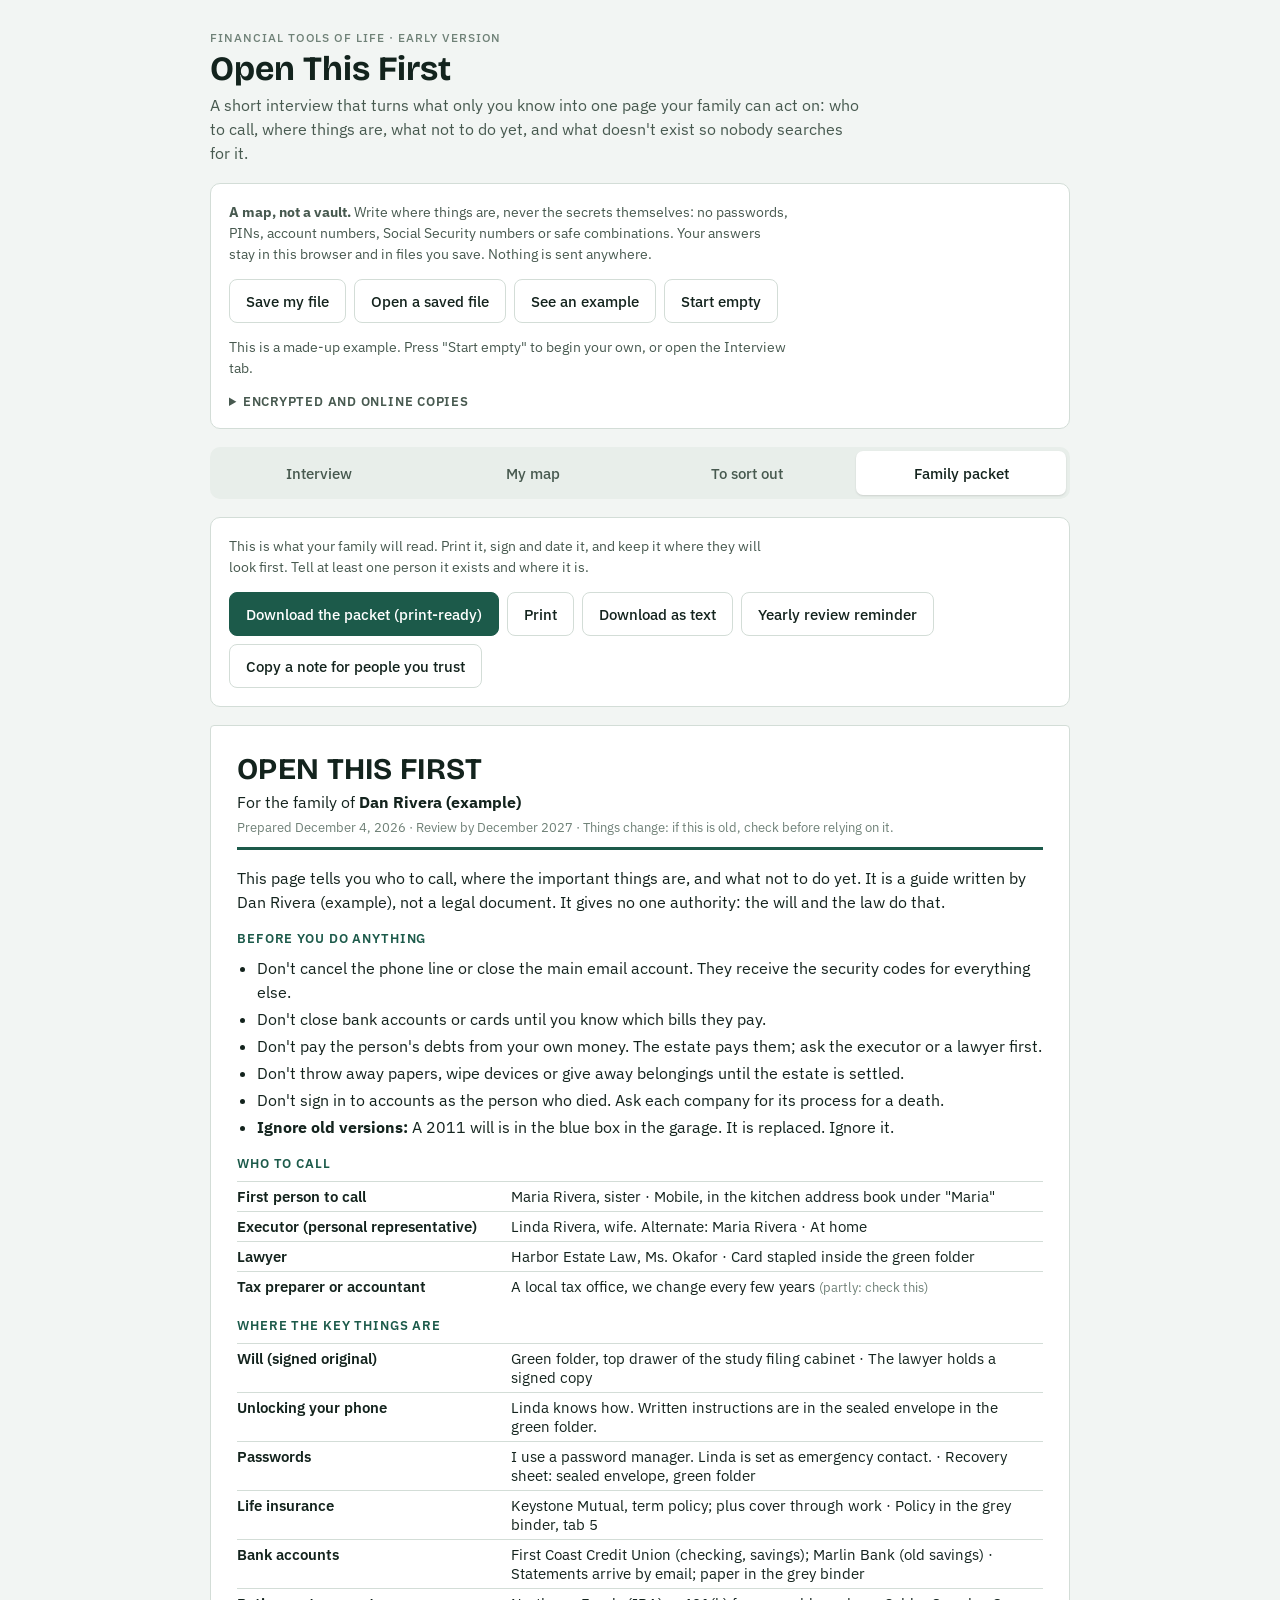
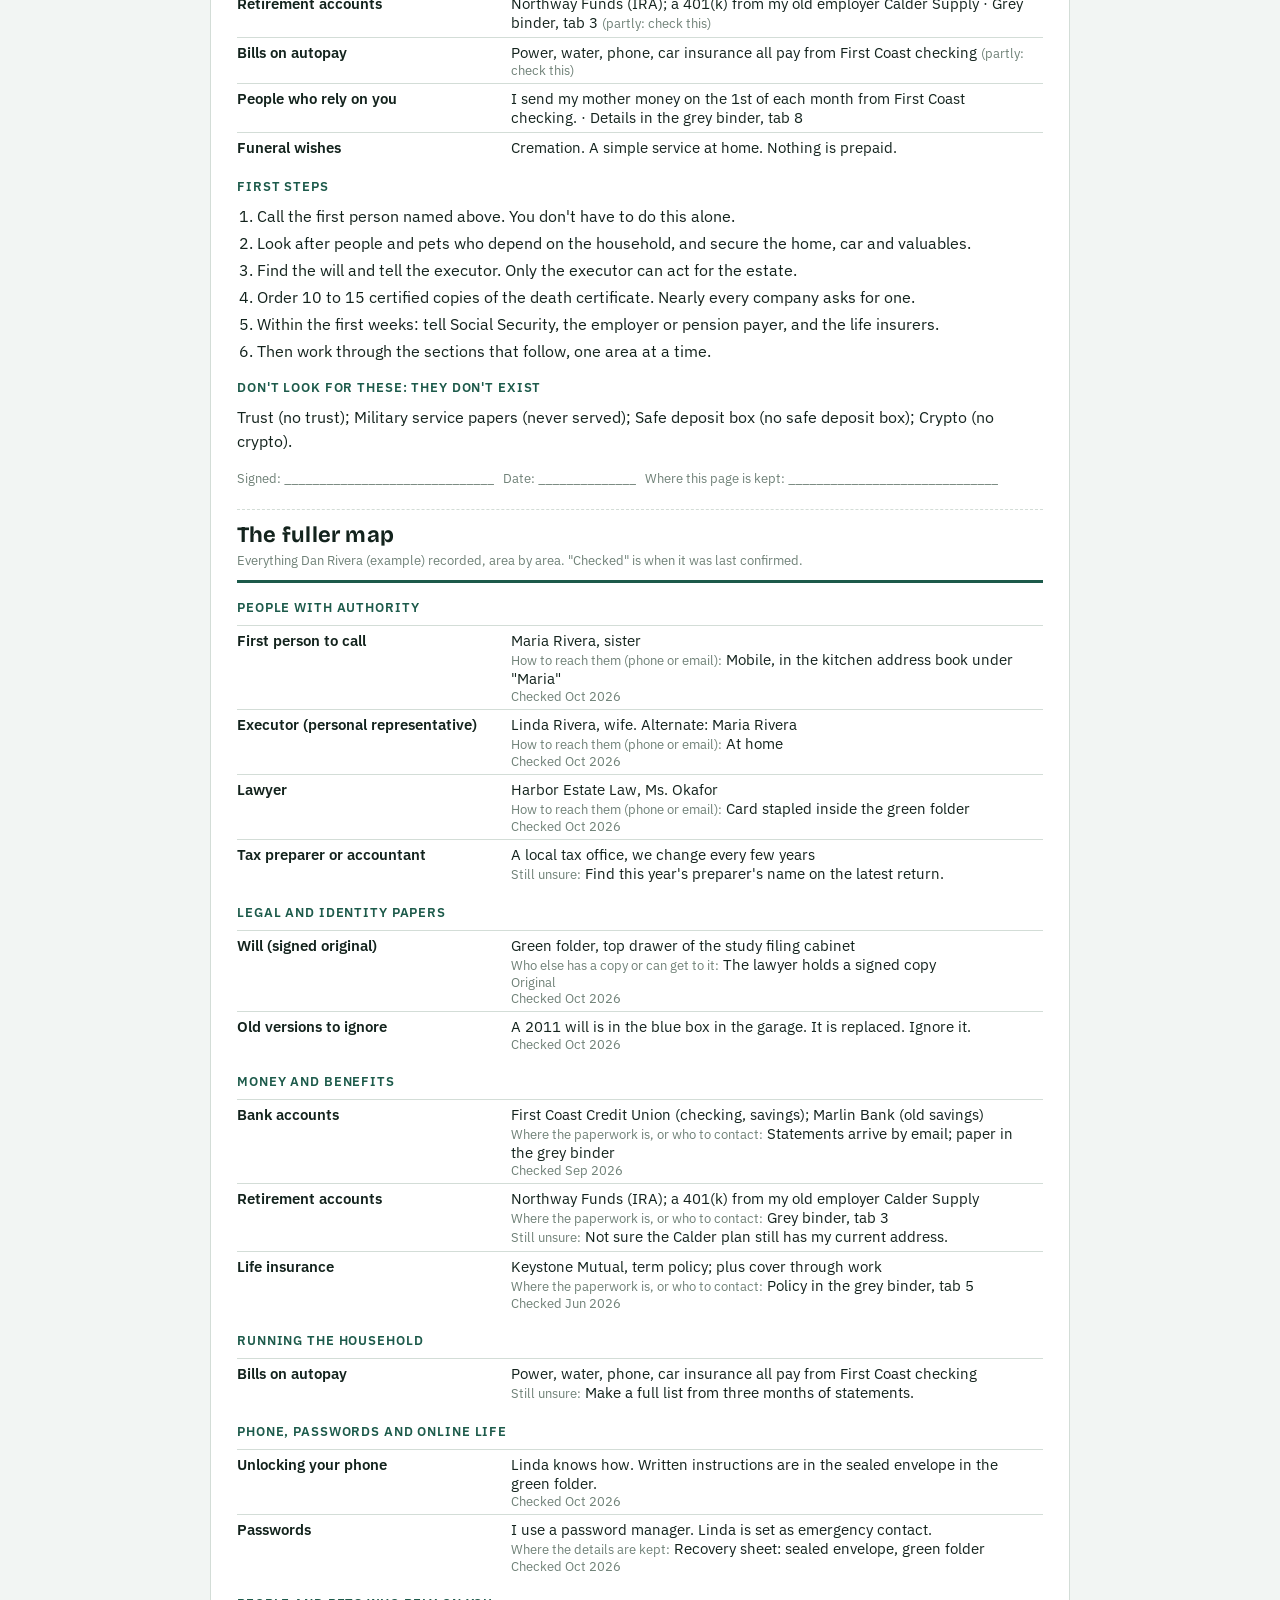
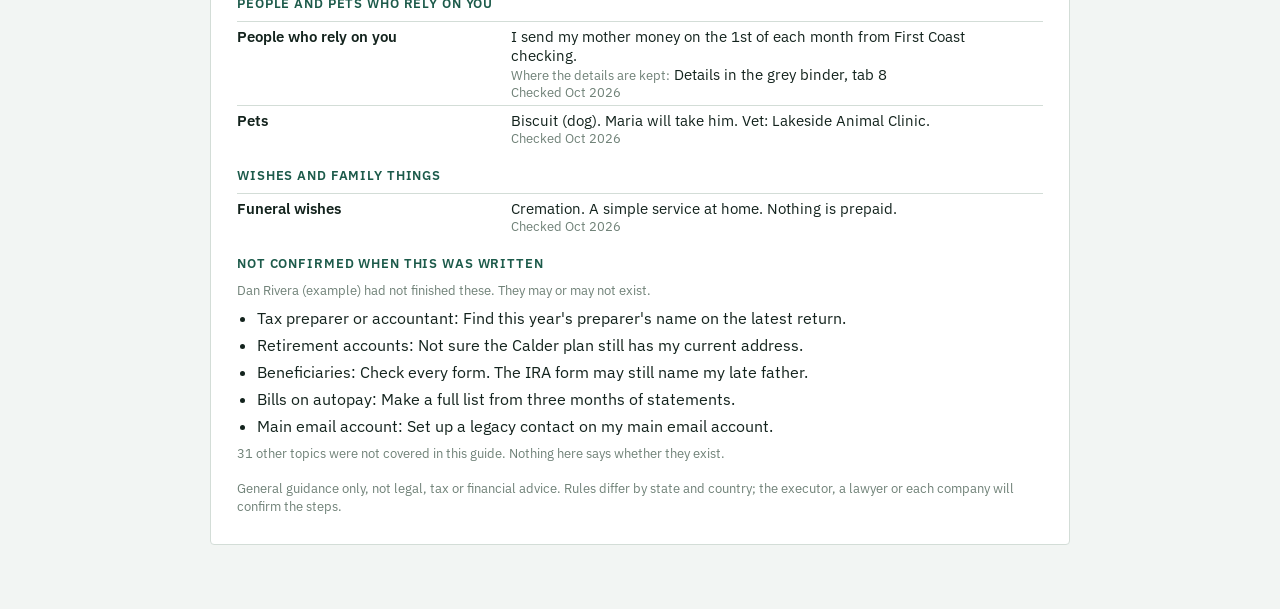
<file: open-this-first/index.html>
<title>Open This First</title>
<meta name="claude:viewport-fit-sides" content="cover">
<link rel="preconnect" href="https://fonts.googleapis.com">
<link rel="stylesheet" href="https://fonts.googleapis.com/css2?family=Bricolage+Grotesque:opsz,wght@12..96,600;12..96,700&family=IBM+Plex+Sans:wght@400;500;600&family=IBM+Plex+Mono:wght@400;500&display=swap">
<style>
/* Layout: one column. A short interview on top, and a paper-like packet the family will read. Same type family as Retirement Runway; green accent. */
:root{
  --bg:#f2f5f3; --surface:#ffffff; --sunk:#e8eeea; --line:#d3ddd7;
  --fg:#13231d; --fg2:#47594f; --fg3:#6f8177;
  --accent:#1c5a4a; --accent-soft:#deeee7; --on-accent:#ffffff;
  --good:#0a7d32; --warn:#8f5600; --bad:#b42828; --mute:#5a6a62;
  --good-bg:#e1f3e7; --warn-bg:#fbf0dc; --bad-bg:#fbe5e5; --mute-bg:#e8eeea;
  --display:"Bricolage Grotesque",ui-sans-serif,system-ui,sans-serif;
  --body:"IBM Plex Sans",ui-sans-serif,system-ui,-apple-system,"Segoe UI",sans-serif;
  --mono:"IBM Plex Mono",ui-monospace,SFMono-Regular,Menlo,monospace;
}
@media (prefers-color-scheme: dark){:root:not([data-theme="light"]){
  --bg:#0e1613; --surface:#16211c; --sunk:#1d2a24; --line:#2b3b33;
  --fg:#e7f0eb; --fg2:#a8b8af; --fg3:#84958b;
  --accent:#86d3b6; --accent-soft:#1a3329; --on-accent:#0e1613;
  --good:#4cc46f; --warn:#e3a640; --bad:#f07a7a; --mute:#a8b8af;
  --good-bg:#15301f; --warn-bg:#33270f; --bad-bg:#3a1a1a; --mute-bg:#1d2a24; color-scheme:dark}}
:root[data-theme="dark"]{
  --bg:#0e1613; --surface:#16211c; --sunk:#1d2a24; --line:#2b3b33;
  --fg:#e7f0eb; --fg2:#a8b8af; --fg3:#84958b;
  --accent:#86d3b6; --accent-soft:#1a3329; --on-accent:#0e1613;
  --good:#4cc46f; --warn:#e3a640; --bad:#f07a7a; --mute:#a8b8af;
  --good-bg:#15301f; --warn-bg:#33270f; --bad-bg:#3a1a1a; --mute-bg:#1d2a24; color-scheme:dark}
*{box-sizing:border-box}
[hidden]{display:none!important}
body{background:var(--bg);color:var(--fg);font:16px/1.5 var(--body);
  padding-left:max(16px,env(safe-area-inset-left,0px));padding-right:max(16px,env(safe-area-inset-right,0px));padding-block:24px 56px}
.wrap{max-width:860px;margin:0 auto;display:flex;flex-direction:column;gap:18px}
header{display:flex;flex-direction:column;gap:6px}
.eyebrow{font:500 12px/1 var(--body);letter-spacing:.08em;text-transform:uppercase;color:var(--fg3)}
h1{font:700 34px/1.1 var(--display);margin:0;text-wrap:balance}
h2{font:600 22px/1.25 var(--display);margin:0;text-wrap:balance}
h3{font:600 13px/1.2 var(--body);letter-spacing:.06em;text-transform:uppercase;color:var(--fg2);margin:0}
p{margin:0}
.sub{color:var(--fg2);max-width:65ch}
.note{font-size:14px;color:var(--fg2);max-width:70ch}
.card{background:var(--surface);border:1px solid var(--line);border-radius:10px;padding:18px;display:flex;flex-direction:column;gap:14px}
.row{display:flex;flex-wrap:wrap;gap:8px;align-items:center}
.btn{font:500 15px var(--body);border:1px solid var(--line);background:var(--surface);color:var(--fg);padding:10px 16px;border-radius:8px;cursor:pointer;min-height:44px}
.btn:hover{border-color:var(--fg3)}
.btn.primary{background:var(--accent);color:var(--on-accent);border-color:var(--accent)}
.btn.sm{font-size:13px;padding:6px 10px;min-height:34px}
.btn:disabled{opacity:.5;cursor:default}
:focus-visible{outline:2px solid var(--accent);outline-offset:2px}
.tabs{display:grid;grid-template-columns:repeat(4,1fr);gap:4px;background:var(--sunk);border-radius:10px;padding:4px}
.tabs button{font:500 15px var(--body);border:0;background:transparent;color:var(--fg2);padding:10px 6px;border-radius:7px;cursor:pointer;min-height:44px}
.tabs button[aria-pressed="true"]{background:var(--surface);color:var(--fg);box-shadow:0 1px 2px rgba(0,0,0,.12)}
@media (max-width:520px){.tabs{grid-template-columns:1fr 1fr}h1{font-size:28px}}
label.f{display:flex;flex-direction:column;gap:4px;font-size:14px;color:var(--fg2)}
label.f .h{font-size:12.5px;color:var(--fg3)}
input[type=text],input[type=month],select,textarea{font:16px var(--body);color:var(--fg);background:var(--sunk);border:1px solid transparent;border-radius:8px;padding:10px 12px;width:100%;min-height:44px}
textarea{min-height:76px;resize:vertical}
.grid2{display:grid;grid-template-columns:1fr 1fr;gap:12px}
@media (max-width:620px){.grid2{grid-template-columns:1fr}}
.choices{display:grid;grid-template-columns:1fr 1fr;gap:8px}
@media (max-width:520px){.choices{grid-template-columns:1fr}}
.choice{font:500 16px var(--body);text-align:left;border:2px solid var(--line);background:var(--surface);color:var(--fg);padding:14px 16px;border-radius:10px;cursor:pointer;min-height:56px;display:flex;gap:10px;align-items:center}
.choice .ic{font:600 15px var(--mono);width:26px;height:26px;border-radius:50%;display:inline-flex;align-items:center;justify-content:center;flex:none}
.choice[data-s="yes"] .ic{background:var(--good-bg);color:var(--good)}
.choice[data-s="part"] .ic{background:var(--warn-bg);color:var(--warn)}
.choice[data-s="no"] .ic{background:var(--bad-bg);color:var(--bad)}
.choice[data-s="na"] .ic{background:var(--mute-bg);color:var(--mute)}
.choice[aria-pressed="true"]{border-color:var(--accent);background:var(--accent-soft)}
.pill{display:inline-flex;gap:5px;align-items:center;font:500 12.5px var(--body);padding:3px 9px;border-radius:99px;white-space:nowrap}
.pill.yes{background:var(--good-bg);color:var(--good)}.pill.part{background:var(--warn-bg);color:var(--warn)}
.pill.no{background:var(--bad-bg);color:var(--bad)}.pill.na,.pill.none{background:var(--mute-bg);color:var(--mute)}
.bar{height:8px;background:var(--sunk);border-radius:99px;overflow:hidden}
.bar>div{height:100%;background:var(--accent);border-radius:99px}
.warnbox{background:var(--warn-bg);color:var(--warn);border-radius:8px;padding:10px 12px;font-size:14px}
.why{border-left:3px solid var(--accent);padding-left:12px;color:var(--fg2);font-size:15px;max-width:65ch}
.item{display:grid;grid-template-columns:1fr auto;gap:6px 12px;padding:12px 0;border-top:1px solid var(--line);align-items:start}
.item:first-of-type{border-top:0}
.item .t{font-weight:600}
.item .d{grid-column:1/-1;font-size:14px;color:var(--fg2);overflow-wrap:anywhere}
.stats{display:grid;grid-template-columns:repeat(auto-fit,minmax(150px,1fr));gap:10px}
.stat{background:var(--surface);border:1px solid var(--line);border-radius:10px;padding:12px 14px}
.stat .v{font:600 24px var(--display)}.stat .k{font-size:13px;color:var(--fg2)}
/* the packet: a paper document inside the page */
.paper{background:var(--surface);border:1px solid var(--line);border-radius:4px;padding:28px 26px;display:flex;flex-direction:column;gap:16px;overflow-wrap:anywhere}
.paper .mast{border-bottom:3px solid var(--accent);padding-bottom:10px;display:flex;flex-direction:column;gap:4px}
.paper .mast .big{font:700 30px/1.05 var(--display);letter-spacing:.01em}
.paper h4{font:600 12.5px var(--body);letter-spacing:.07em;text-transform:uppercase;color:var(--accent);margin:0 0 4px}
.paper ul,.paper ol{margin:0;padding-left:20px;display:flex;flex-direction:column;gap:3px}
.paper table{width:100%;border-collapse:collapse;font-size:14.5px}
.paper td{padding:5px 8px 5px 0;vertical-align:top;border-top:1px solid var(--line)}
.paper td:first-child{font-weight:600;width:34%}
.paper .small{font-size:12.5px;color:var(--fg3)}
.paper .sec{display:flex;flex-direction:column;gap:6px}
.paper .pgbrk{border-top:1px dashed var(--line);margin-top:6px;padding-top:14px}
details>summary{cursor:pointer;font:600 13px var(--body);letter-spacing:.06em;text-transform:uppercase;color:var(--fg2)}
@media print{body{background:#fff;padding:0}.noprint{display:none!important}.paper{border:0;padding:0}.paper .pgbrk{break-before:page;border:0}}
</style>

<div class="wrap">
  <header class="noprint">
    <div class="eyebrow">Financial Tools of Life · Early version</div>
    <h1>Open This First</h1>
    <p class="sub">A short interview that turns what only you know into one page your family can act on: who to call, where things are, what not to do yet, and what doesn't exist so nobody searches for it.</p>
  </header>

  <div class="card noprint" id="privacy">
    <p class="note"><b>A map, not a vault.</b> Write where things are, never the secrets themselves: no passwords, PINs, account numbers, Social Security numbers or safe combinations. Your answers stay in this browser and in files you save. Nothing is sent anywhere.</p>
    <div class="row">
      <button type="button" class="btn" id="saveBtn">Save my file</button>
      <label class="btn" for="loadFile" style="display:inline-flex;align-items:center">Open a saved file</label><input type="file" id="loadFile" accept=".json,application/json" hidden>
      <button type="button" class="btn" id="exBtn">See an example</button>
      <button type="button" class="btn" id="clearBtn">Start empty</button>
    </div>
    <p class="note" id="msg" hidden aria-live="polite"></p>
    <details id="vaultWrap"><summary>Encrypted and online copies</summary><div id="vault" style="display:flex;flex-direction:column;gap:12px;margin-top:12px"></div></details>
  </div>

  <div class="tabs noprint" role="group" aria-label="View" id="tabs">
    <button type="button" data-v="ask" aria-pressed="true">Interview</button>
    <button type="button" data-v="map" aria-pressed="false">My map</button>
    <button type="button" data-v="gaps" aria-pressed="false">To sort out</button>
    <button type="button" data-v="packet" aria-pressed="false">Family packet</button>
  </div>

  <section id="v-ask" class="noprint" style="display:flex;flex-direction:column;gap:18px">
    <div class="card" id="setup">
      <h3>About you</h3>
      <div class="grid2">
        <label class="f" for="ownName">Your name<input type="text" id="ownName" autocomplete="off"></label>
        <label class="f" for="abroad">Family, accounts or property in another country?<select id="abroad"><option value="no">No</option><option value="india">Yes, in India</option><option value="other">Yes, somewhere else</option></select></label>
      </div>
      <label class="f" for="abroadName" id="abroadNameWrap" hidden>Which country?<input type="text" id="abroadName" autocomplete="off"></label>
    </div>
    <div class="card" id="qcard"></div>
  </section>

  <section id="v-map" class="noprint" hidden style="display:flex;flex-direction:column;gap:18px"></section>
  <section id="v-gaps" class="noprint" hidden style="display:flex;flex-direction:column;gap:18px"></section>
  <section id="v-packet" hidden style="display:flex;flex-direction:column;gap:18px">
    <div class="card noprint">
      <p class="note">This is what your family will read. Print it, sign and date it, and keep it where they will look first. Tell at least one person it exists and where it is.</p>
      <div class="row">
        <button type="button" class="btn primary" id="dlPacket">Download the packet (print-ready)</button>
        <button type="button" class="btn" id="printBtn" hidden>Print</button>
        <button type="button" class="btn" id="dlText">Download as text</button>
        <button type="button" class="btn" id="dlIcs">Yearly review reminder</button>
        <button type="button" class="btn" id="cpNote">Copy a note for people you trust</button>
      </div>
      <textarea id="noteFallback" hidden readonly aria-label="Note for people you trust"></textarea>
      <p class="note" id="icsNote" hidden aria-live="polite"></p>
    </div>
    <div class="paper" id="paper"></div>
  </section>
</div>

<script>
'use strict';
/* ---------- content: areas of life and the questions (no tax or legal figures; prompts only) ---------- */
const DOMAINS=[
  ['people','People with authority'],['legal','Legal and identity papers'],['money','Money and benefits'],['home','Running the household'],
  ['digital','Phone, passwords and online life'],['health','Health and incapacity'],['care','People and pets who rely on you'],
  ['meaning','Wishes and family things'],['abroad','Outside the US']
];
/* [id, area, kind, essential, short title, question, why it matters, "doesn't exist" label] */
const Q=[
 ['p_first','people','person',1,'First person to call','Who should your family call first for help: someone steady who knows your affairs?','In the first days, one calm person saves many wrong turns.','No one in mind'],
 ['p_exec','people','person',1,'Executor (personal representative)','Who does your will name to carry out your wishes?','Banks and courts ask who has authority. Only this person can act for the estate.','No will, so no executor'],
 ['p_poa','people','person',0,'Financial power of attorney','If you were alive but unable to act, who can handle money for you?','A power of attorney works only while you are alive. Without one, family may need a court order.','I haven\'t given anyone this'],
 ['p_health','people','person',0,'Health care decision-maker','Who decides on medical care if you can\'t speak for yourself?','Hospitals ask at once. This is called a health care proxy or surrogate.','I haven\'t named anyone'],
 ['p_lawyer','people','person',0,'Lawyer','Which lawyer drew up your will or knows your affairs?','The lawyer often holds copies and knows what was signed last.','No lawyer'],
 ['p_tax','people','person',0,'Tax preparer or accountant','Who prepares your tax returns?','A final tax return must be filed, and this person knows which accounts exist.','I do my own taxes'],
 ['p_adv','people','person',0,'Financial advisor','Do you work with a financial advisor?','An advisor can list the accounts they manage and start the transfer paperwork.','No advisor'],
 ['l_will','legal','doc',1,'Will (signed original)','Where is the signed original of your current will?','Courts usually need the signed original, not a copy.','I don\'t have a will'],
 ['l_old','legal','note',0,'Old versions to ignore','Are there older wills, drafts or copies that could be mistaken for the current one?','An old will found first can send the family the wrong way. Say which is current and where old ones are.','No old versions exist'],
 ['l_trust','legal','doc',0,'Trust','Do you have a living trust? Where are the trust papers?','If there is no trust, saying so stops a search for one.','No trust'],
 ['l_id','legal','doc',0,'Birth and marriage certificates','Where are your birth and marriage certificates?','They are needed for benefit and insurance claims.','None to find'],
 ['l_pass','legal','doc',0,'Passport and citizenship papers','Where are your passport and any citizenship or naturalization papers?','They prove identity and status, and are hard to replace.','None'],
 ['l_ssn','legal','doc',0,'Social Security card','Where is your Social Security card kept? Location only, never the number.','The family will need the number for the death certificate and benefits.','Lost or none'],
 ['l_deed','legal','doc',0,'Home deed and vehicle titles','Where are the deed to your home and the titles to your vehicles?','These prove ownership when property is sold or passed on.','I don\'t own a home or vehicle'],
 ['l_mil','legal','doc',0,'Military service papers','Where are your discharge papers?','They unlock burial and survivor benefits.','Never served'],
 ['m_bank','money','acct',1,'Bank accounts','Which banks do you use? Names only.','Accounts nobody knows about can sit unclaimed for years.','No bank accounts'],
 ['m_inv','money','acct',0,'Brokerage and investments','Which companies hold your investments outside retirement accounts?','Each company has its own process, and they will not come looking for your family.','None'],
 ['m_ret','money','acct',1,'Retirement accounts','Which companies hold your 401(k)s, IRAs and Roth accounts, including from old employers?','Old employer plans are the most often forgotten.','None'],
 ['m_ben','money','note',1,'Beneficiaries','Are the beneficiaries named on your retirement accounts and life insurance up to date?','These forms override your will. A former spouse or a late parent still named is a common, costly surprise.','Nothing has a beneficiary form'],
 ['m_life','money','acct',1,'Life insurance','Which companies insure your life, including through work?','Insurers pay only when someone claims. Unknown policies go unpaid.','No life insurance'],
 ['m_pen','money','acct',0,'Pension or annuity','Do you have a pension or annuity? Who pays it?','A spouse may be due a survivor payment, but must ask for it.','None'],
 ['m_ss','money','note',0,'Social Security','Are you receiving Social Security, and what should your spouse know?','Payments made after a death must be returned. A spouse may be due a survivor benefit.','Not applicable'],
 ['m_work','money','acct',0,'Employer benefits','Who is the HR contact at your employer, and what benefits exist (final pay, stock, health savings account)?','Employers pay out what is owed only when told.','Not employed'],
 ['m_debt','money','acct',0,'Mortgage, loans and cards','What do you owe, and to whom?','Family should not pay your debts from their own money. The estate pays them.','No debts'],
 ['m_box','money','doc',0,'Safe deposit box','Do you have a safe deposit box? Which branch, and where is the key?','A box can hold the will itself, and banks restrict access after a death.','No safe deposit box'],
 ['m_tax','money','doc',0,'Tax returns','Where are your last few years of tax returns?','Returns list income sources, so they reveal accounts.','None kept'],
 ['m_crypto','money','note',0,'Crypto','Do you hold any cryptocurrency? Say where the recovery instructions are, never the keys.','Without the recovery phrase it is lost for good. If you have none, say so.','No crypto'],
 ['m_owed','money','note',0,'Money owed to you','Does anyone owe you money: a loan to family or a friend, a deposit, a refund?','Informal loans are forgotten unless written down.','Nothing owed to me'],
 ['h_auto','home','note',1,'Bills on autopay','Which bills pay automatically, and from which account or card?','Closing an account too soon can cut off insurance, power or the phone.','Nothing is on autopay'],
 ['h_home','home','acct',0,'Housing costs','Mortgage or rent, property tax, homeowners\' association: who is paid, and how?','Missed payments here have the heaviest consequences.','None'],
 ['h_ins','home','acct',0,'Home, auto and umbrella insurance','Which companies insure your home and vehicles, and who is the agent?','Cover must continue while the estate is settled.','None'],
 ['h_util','home','note',0,'Utilities, phone and internet','Which companies provide power, water, phone and internet?','The phone line matters most: it receives security codes.','None in my name'],
 ['h_subs','home','note',0,'Subscriptions','Which subscriptions and memberships renew on their own?','They keep charging until cancelled.','None'],
 ['h_keys','home','note',0,'Keys, safe and storage','Where are spare keys, a home safe or a storage unit? Say where the combination is kept, not the combination.','Families often learn of a storage unit from an unpaid bill.','No safe or storage unit'],
 ['d_phone','digital','note',1,'Unlocking your phone','How will your family unlock your phone? Say where the instructions are, not the passcode.','The phone receives the security codes for almost every account.','No smartphone'],
 ['d_pw','digital','note',1,'Passwords','Do you use a password manager, and where is its emergency access or recovery sheet?','Without it, every account becomes a separate recovery process.','I don\'t use one'],
 ['d_email','digital','note',1,'Main email account','Which email address do your accounts send password resets to, and is a legacy contact set up?','Email is the key to the rest. Apple, Google and others let you name a legacy contact in advance.','No email account'],
 ['d_2fa','digital','note',0,'Two-step sign-in','Which app or device gives your sign-in codes, and where are the backup codes?','Losing the device can lock everyone out.','I don\'t use two-step sign-in'],
 ['d_photos','digital','note',0,'Photos and files','Where are your photos and important files stored?','Photos are what families most regret losing.','Nothing stored online'],
 ['d_social','digital','note',0,'Social media wishes','What should happen to your social media accounts?','Accounts can be memorialized or closed, if someone knows your wish.','No accounts'],
 ['d_web','digital','note',0,'Websites, domains and online work','Do you own websites, domain names or online projects that renew or earn money?','Domains expire and can be lost within weeks.','None'],
 ['c_dir','health','doc',0,'Living will (advance directive)','Where is your living will or advance directive?','Doctors need it at the moment of crisis, not later.','I don\'t have one'],
 ['c_docs','health','person',0,'Doctors and health insurance','Who is your main doctor, and which health insurance do you have?','Care and claims both start here.','None'],
 ['c_meds','health','note',0,'Medications','Where is your current list of medications kept?','Emergency staff ask for it first.','No medications'],
 ['c_ltc','health','acct',0,'Long-term care insurance','Do you have a long-term care policy?','These policies pay only when claimed, and are often forgotten.','No policy'],
 ['c_donor','health','note',0,'Organ donation','What are your wishes on organ donation?','The family is asked within hours.','No preference'],
 ['k_dep','care','note',1,'People who rely on you','Does anyone depend on you for money or care: a child, a parent, a relative abroad?','Their support must not stop without warning.','No one depends on me'],
 ['k_pets','care','note',0,'Pets','Who will care for your pets, and who is the vet?','Pets need someone the same day.','No pets'],
 ['f_fun','meaning','note',1,'Funeral wishes','Burial or cremation, religious rites, and where? Is anything prepaid?','This is decided within a day or two, often before anyone finds the will.','No wishes; family decides'],
 ['f_tell','meaning','note',0,'People to tell','Who should be told, beyond close family: friends, groups, former colleagues?','Your family may not know your wider circle.','No one else'],
 ['f_heir','meaning','note',0,'Heirlooms and keepsakes','Which things matter, and who should have them?','Small things cause the largest quarrels when nothing is written.','Nothing specific'],
 ['f_msg','meaning','note',0,'Letters and messages','Have you left letters or messages, and where are they?','They are only read if someone knows they exist.','None'],
 ['a_person','abroad','person',1,'Trusted person there','Who is your trusted person there: a relative, lawyer or accountant on the ground?','Your family here cannot act from a distance without someone local.','No one'],
 ['a_bank','abroad','acct',1,'Accounts there','Which banks or funds hold money for you there? Names only.','Foreign accounts are the easiest to lose track of.','No accounts there'],
 ['a_prop','abroad','doc',0,'Property there','Do you own or share property there? Where are the title papers, and who has the keys?','Property abroad needs local papers, in the local form.','No property there'],
 ['a_nom','abroad','note',0,'Nominees on accounts there','Is a nominee named on each account there, and is it the person you intend?','Without a nominee, the bank will ask for court papers before releasing money.','No accounts there'],
 ['a_id','abroad','doc',0,'Tax and identity papers there','Where are your tax and identity papers for that country?','Banks and registrars there ask for these first.','None'],
 ['a_will','abroad','doc',0,'Will covering assets there','Does your will cover assets there, or is there a separate will for them?','A US will may not be simple to use abroad. A lawyer there can confirm.','No assets there'],
 ['a_inh','abroad','note',0,'Inheritance in progress','Is anything you inherited, or expect to inherit, still unfinished there?','Half-finished transfers are the hardest for the next person to pick up.','Nothing in progress'],
 ['a_tax','abroad','note',0,'US reporting of foreign accounts','Who files the US forms that report your foreign accounts?','The final US return still has to report them.','No foreign accounts'],
 ['a_parent','abroad','note',0,'A parent or relative there you look after','If you look after someone there: who steps in, what do you pay for, and where are their own papers?','Their care must continue, and one day their affairs will need the same map.','No one']
];
const INDIA={a_bank:'In India this often means NRE and NRO accounts, fixed deposits, mutual funds or a demat account, and PPF.',
 a_prop:'In India: the sale deed and the local land and tax records in your name.',
 a_nom:'In India a nominee usually receives the money to hold for the legal heirs. Ask the bank or a lawyer how it works for each account.',
 a_id:'In India: PAN card, Aadhaar, and your OCI card.',
 a_inh:'In India this can involve a legal heir certificate or succession certificate, and updating property records. A local lawyer will confirm what applies.',
 a_tax:'US rules require reporting foreign accounts above set limits each year. Your tax preparer will know which forms apply.'};
const KIND={person:['Name and relationship','How to reach them (phone or email)'],doc:['Where it is kept','Who else has a copy or can get to it'],
  acct:['Names of the companies or institutions','Where the paperwork is, or who to contact'],note:['What your family should know','Where the details are kept']};
const SLAB={yes:'Sorted',part:'Partly',no:'Not sorted',na:'Doesn\'t exist',none:'Not answered'};
const SIC={yes:'✓',part:'~',no:'?',na:'–',none:'·'};
const DONT=['Don\'t cancel the phone line or close the main email account. They receive the security codes for everything else.',
 'Don\'t close bank accounts or cards until you know which bills they pay.',
 'Don\'t pay the person\'s debts from your own money. The estate pays them; ask the executor or a lawyer first.',
 'Don\'t throw away papers, wipe devices or give away belongings until the estate is settled.',
 'Don\'t sign in to accounts as the person who died. Ask each company for its process for a death.'];
const FIRST=['Call the first person named above. You don\'t have to do this alone.',
 'Look after people and pets who depend on the household, and secure the home, car and valuables.',
 'Find the will and tell the executor. Only the executor can act for the estate.',
 'Order 10 to 15 certified copies of the death certificate. Nearly every company asks for one.',
 'Within the first weeks: tell Social Security, the employer or pension payer, and the life insurers.',
 'Then work through the sections that follow, one area at a time.'];

/* ---------- state ---------- */
const STORE='open-this-first-v1';
const blank=()=>({name:'',abroad:'no',abroadName:'',items:{},mode:'ess',pos:0,view:'ask',updated:''});
let S=blank();
const EXAMPLE={name:'Dan Rivera (example)',abroad:'no',abroadName:'',mode:'ess',pos:0,view:'packet',updated:'',items:{
 p_first:{s:'yes',a:'Maria Rivera, sister',b:'Mobile, in the kitchen address book under "Maria"',chk:'2026-10'},
 p_exec:{s:'yes',a:'Linda Rivera, wife. Alternate: Maria Rivera',b:'At home',chk:'2026-10'},
 p_lawyer:{s:'yes',a:'Harbor Estate Law, Ms. Okafor',b:'Card stapled inside the green folder',chk:'2026-10'},
 p_tax:{s:'part',a:'A local tax office, we change every few years',b:'',note:'Find this year\'s preparer\'s name on the latest return.'},
 l_will:{s:'yes',a:'Green folder, top drawer of the study filing cabinet',b:'The lawyer holds a signed copy',orig:'Original',chk:'2026-10'},
 l_old:{s:'yes',a:'A 2011 will is in the blue box in the garage. It is replaced. Ignore it.',b:'',chk:'2026-10'},
 l_trust:{s:'na'},l_mil:{s:'na'},m_crypto:{s:'na'},m_box:{s:'na'},
 m_bank:{s:'yes',a:'First Coast Credit Union (checking, savings); Marlin Bank (old savings)',b:'Statements arrive by email; paper in the grey binder',chk:'2026-09'},
 m_ret:{s:'part',a:'Northway Funds (IRA); a 401(k) from my old employer Calder Supply',b:'Grey binder, tab 3',note:'Not sure the Calder plan still has my current address.'},
 m_ben:{s:'no',note:'Check every form. The IRA form may still name my late father.'},
 m_life:{s:'yes',a:'Keystone Mutual, term policy; plus cover through work',b:'Policy in the grey binder, tab 5',chk:'2026-06'},
 h_auto:{s:'part',a:'Power, water, phone, car insurance all pay from First Coast checking',b:'',note:'Make a full list from three months of statements.'},
 d_phone:{s:'yes',a:'Linda knows how. Written instructions are in the sealed envelope in the green folder.',b:'',chk:'2026-10'},
 d_pw:{s:'yes',a:'I use a password manager. Linda is set as emergency contact.',b:'Recovery sheet: sealed envelope, green folder',chk:'2026-10'},
 d_email:{s:'no',note:'Set up a legacy contact on my main email account.'},
 k_dep:{s:'yes',a:'I send my mother money on the 1st of each month from First Coast checking.',b:'Details in the grey binder, tab 8',chk:'2026-10'},
 k_pets:{s:'yes',a:'Biscuit (dog). Maria will take him. Vet: Lakeside Animal Clinic.',b:'',chk:'2026-10'},
 f_fun:{s:'yes',a:'Cremation. A simple service at home. Nothing is prepaid.',b:'',chk:'2026-10'}}};
let isExample=false;
function load(){try{const r=localStorage.getItem(STORE);if(r){const o=JSON.parse(r);if(o&&o.items){S=Object.assign(blank(),o);return}}}catch(e){}S=blank()}
function save(){if(isExample)return;S.updated=new Date().toISOString();try{localStorage.setItem(STORE,JSON.stringify(S));const c=counts();localStorage.setItem('ftol-summary-otf',JSON.stringify({essDone:c.essDone,ess:c.ess,open:c.part+c.no,answered:c.all-c.none,at:S.updated}))}catch(e){}}
const esc=s=>String(s==null?'':s).replace(/[&<>"]/g,c=>({'&':'&amp;','<':'&lt;','>':'&gt;','"':'&quot;'}[c]));
const $=id=>document.getElementById(id);
const say=t=>{const e=$('msg');e.textContent=t;e.hidden=!t};
const thisMonth=()=>new Date().toISOString().slice(0,7);
const country=()=>S.abroad==='india'?'India':(S.abroadName||'the other country');
const active=()=>Q.filter(q=>q[1]!=='abroad'||S.abroad!=='no');
const list=()=>S.mode==='ess'?active().filter(q=>q[3]):active();
const it=id=>S.items[id]||{};
const st=id=>it(id).s||'none';
const txt=q=>q[5].replace(/\bthere\b/g,'in '+country()).replace(/that country/g,country());
const title=q=>q[4].replace(/\bthere\b/g,'in '+country());
const monthsOld=m=>{if(!m)return null;const [y,mo]=m.split('-').map(Number),n=new Date();return (n.getFullYear()-y)*12+(n.getMonth()+1-mo)};
const stale=id=>{const a=monthsOld(it(id).chk);return (st(id)==='yes'||st(id)==='part')&&a!==null&&a>12};
const secret=v=>/\d{3}-\d{2}-\d{4}/.test(v)||/\d[\d -]{8,}\d/.test(v)||/\b(password|passcode|pin)\s*(is|:|=)/i.test(v);
const fmtMonth=m=>{if(!m)return '';const [y,mo]=m.split('-');return ['Jan','Feb','Mar','Apr','May','Jun','Jul','Aug','Sep','Oct','Nov','Dec'][+mo-1]+' '+y};

/* ---------- interview ---------- */
function drawSetup(){$('ownName').value=S.name;$('abroad').value=S.abroad;$('abroadName').value=S.abroadName;$('abroadNameWrap').hidden=S.abroad!=='other'}
function drawQ(){
  const L=list();if(S.pos>=L.length)S.pos=L.length-1;if(S.pos<0)S.pos=0;
  const q=L[S.pos],id=q[0],x=it(id),s=st(id),lab=KIND[q[2]],dn=DOMAINS.find(d=>d[0]===q[1])[1].replace('Outside the US','In '+country());
  const done=L.filter(z=>st(z[0])!=='none').length,ess=active().filter(z=>z[3]).length,all=active().length;
  const hint=q[1]==='abroad'&&S.abroad==='india'&&INDIA[id]?' '+INDIA[id]:'';
  const fields=s==='yes'||s==='part'?
    '<div class="grid2"><label class="f" for="fa">'+lab[0]+'<textarea id="fa">'+esc(x.a)+'</textarea></label><label class="f" for="fb">'+lab[1]+'<textarea id="fb">'+esc(x.b)+'</textarea></label></div>'+
    '<div class="grid2">'+(q[2]==='doc'?'<label class="f" for="forig">Original or copy?<select id="forig"><option value="">Not sure</option><option>Original</option><option>Copy</option></select></label>':'')+
    '<label class="f" for="fchk">Last checked<span class="h">so your family knows how fresh this is</span><input type="month" id="fchk" value="'+esc(x.chk||'')+'"></label></div>'+
    (s==='part'?'<label class="f" for="fnote">What is still missing or unsure?<textarea id="fnote">'+esc(x.note)+'</textarea></label>':''):
    s==='no'?'<label class="f" for="fnote">What do you need to find out or do? (optional)<textarea id="fnote">'+esc(x.note)+'</textarea></label>':
    s==='na'?'<p class="note">Good. The packet will tell your family not to look for this.</p>':'';
  $('qcard').innerHTML=
    '<div class="row" style="justify-content:space-between"><div class="row" role="group" aria-label="How many questions">'+
      '<button type="button" class="btn sm" data-mode="ess" aria-pressed="'+(S.mode==='ess')+'">Essentials ('+ess+')</button>'+
      '<button type="button" class="btn sm" data-mode="all" aria-pressed="'+(S.mode==='all')+'">Everything ('+all+')</button></div>'+
      '<span class="note">Question '+(S.pos+1)+' of '+L.length+' · '+done+' answered</span></div>'+
    '<div class="bar" aria-hidden="true"><div style="width:'+Math.round(done/L.length*100)+'%"></div></div>'+
    '<div class="eyebrow">'+esc(dn)+'</div><h2 id="qtext">'+esc(txt(q))+'</h2>'+
    '<p class="why">'+esc(q[6]+hint)+'</p>'+
    '<div class="choices" role="group" aria-labelledby="qtext">'+[['yes','Yes, and I can say where'],['part','Partly'],['no','Not sure, or not done yet'],['na',q[7]]].map(c=>
      '<button type="button" class="choice" data-s="'+c[0]+'" aria-pressed="'+(s===c[0])+'"><span class="ic" aria-hidden="true">'+SIC[c[0]]+'</span>'+esc(c[1])+'</button>').join('')+'</div>'+
    fields+'<div class="warnbox" id="secWarn" hidden>This looks like a number or password. The map only needs where to find it, so please leave the secret itself out.</div>'+
    '<div class="row" style="justify-content:space-between"><button type="button" class="btn" id="prevQ"'+(S.pos===0?' disabled':'')+'>← Back</button>'+
    (S.pos<L.length-1?'<button type="button" class="btn primary" id="nextQ">'+(s==='none'?'Skip for now →':'Next →')+'</button>':'<button type="button" class="btn primary" id="finQ">See the family packet →</button>')+'</div>';
  const card=$('qcard');
  card.querySelectorAll('[data-mode]').forEach(b=>{b.style.borderColor=b.getAttribute('aria-pressed')==='true'?'var(--accent)':'';b.onclick=()=>{const cur=q[0];S.mode=b.dataset.mode;const i=list().findIndex(z=>z[0]===cur);S.pos=i<0?0:i;save();drawQ()}});
  card.querySelectorAll('.choice').forEach(b=>b.onclick=()=>{const o=S.items[id]=Object.assign({},S.items[id]);o.s=b.dataset.s;if((o.s==='yes'||o.s==='part')&&!o.chk)o.chk=thisMonth();touch();drawQ();const f=$('fa')||$('fnote');if(f)f.focus()});
  const bind=(eid,k)=>{const e=$(eid);if(!e)return;if(k==='orig')e.value=x.orig||'';e.oninput=e.onchange=()=>{(S.items[id]=Object.assign({},S.items[id]))[k]=e.value;$('secWarn').hidden=!['a','b','note'].some(f=>secret(it(id)[f]||''));touch()}};
  bind('fa','a');bind('fb','b');bind('forig','orig');bind('fchk','chk');bind('fnote','note');
  $('secWarn').hidden=!['a','b','note'].some(f=>secret(x[f]||''));
  $('prevQ').onclick=()=>{S.pos--;save();drawQ();scrollQ()};
  if($('nextQ'))$('nextQ').onclick=()=>{S.pos++;save();drawQ();scrollQ()};
  if($('finQ'))$('finQ').onclick=()=>show('packet');
}
const scrollQ=()=>{const r=$('qcard').getBoundingClientRect();if(r.top<0)$('qcard').scrollIntoView({block:'start'})};
function touch(){if(isExample){isExample=false;say('You are now editing a copy of the example. Use "Start empty" to begin your own.')}save()}
function goTo(id){S.mode='all';S.pos=Math.max(0,list().findIndex(q=>q[0]===id));save();show('ask');drawQ();$('qcard').scrollIntoView({block:'start'})}

/* ---------- map and gaps ---------- */
const summary=id=>{const x=it(id),s=st(id);if(s==='na')return 'Does not exist. Your family will be told not to look.';if(s==='none')return '';
  return [x.a,x.b&&('· '+x.b),x.orig&&('· '+x.orig),x.note&&('· Open: '+x.note),x.chk&&('· checked '+fmtMonth(x.chk))].filter(Boolean).join(' ')};
const row=(q,btn)=>'<div class="item"><div class="t">'+esc(title(q))+'</div><div class="row"><span class="pill '+st(q[0])+'">'+SIC[st(q[0])]+' '+SLAB[st(q[0])]+'</span><button type="button" class="btn sm" data-go="'+q[0]+'">'+btn+'</button></div>'+(summary(q[0])?'<div class="d">'+esc(summary(q[0]))+'</div>':'')+'</div>';
function counts(){const A=active(),E=A.filter(q=>q[3]),c=k=>A.filter(q=>st(q[0])===k).length;
  return {essDone:E.filter(q=>st(q[0])==='yes'||st(q[0])==='na').length,ess:E.length,yes:c('yes'),part:c('part'),no:c('no'),na:c('na'),none:c('none'),all:A.length}}
function drawMap(){const c=counts();
  $('v-map').innerHTML='<div class="stats"><div class="stat"><div class="v">'+c.essDone+' of '+c.ess+'</div><div class="k">essentials sorted</div></div><div class="stat"><div class="v">'+c.yes+'</div><div class="k">items your family can find</div></div><div class="stat"><div class="v">'+c.na+'</div><div class="k">things they won\'t search for</div></div><div class="stat"><div class="v">'+(c.part+c.no+c.none)+'</div><div class="k">still to sort out</div></div></div>'+
    DOMAINS.filter(d=>d[0]!=='abroad'||S.abroad!=='no').map(d=>'<div class="card"><h3>'+esc(d[0]==='abroad'?'In '+country():d[1])+'</h3><div>'+active().filter(q=>q[1]===d[0]).map(q=>row(q,st(q[0])==='none'?'Answer':'Edit')).join('')+'</div></div>').join('');
  wireGo($('v-map'))}
function drawGaps(){const A=active(),grp=(h,p,f)=>{const L=A.filter(f);return L.length?'<div class="card"><h3>'+h+' ('+L.length+')</h3><p class="note">'+p+'</p><div>'+L.map(q=>row(q,'Sort this out')).join('')+'</div></div>':''};
  const h=grp('Essentials not sorted yet','Start here. These are what a family needs in the first days.',q=>q[3]&&!['yes','na'].includes(st(q[0])))+
    grp('Not sure or not done','You said these need finding out or doing.',q=>!q[3]&&st(q[0])==='no')+
    grp('Partly done','Something is still missing or unsure.',q=>!q[3]&&st(q[0])==='part')+
    grp('Checked more than a year ago','Confirm these are still true, then update the date.',q=>stale(q[0]))+
    grp('Not answered yet','Answer when you can. "Doesn\'t exist" is a useful answer too.',q=>!q[3]&&st(q[0])==='none');
  $('v-gaps').innerHTML=h||'<div class="card"><h2>Nothing left to sort out.</h2><p class="note">Review once a year, or after a move, a new account, a death or a marriage in the family.</p></div>';
  wireGo($('v-gaps'))}
const wireGo=el=>el.querySelectorAll('[data-go]').forEach(b=>b.onclick=()=>goTo(b.dataset.go));

/* ---------- the family packet ---------- */
function packetHTML(){
  const A=active(),has=id=>st(id)==='yes'||st(id)==='part',nm=S.name||'[your name]',today=new Date(),rev=new Date(today.getFullYear()+1,today.getMonth(),1);
  const d=x=>x.toLocaleDateString('en-US',{year:'numeric',month:'long',day:'numeric'}),qById=id=>Q.find(q=>q[0]===id);
  const line=id=>{const x=it(id);return esc([x.a,x.b].filter(Boolean).join(' · '))+(st(id)==='part'?' <span class="small">(partly: check this)</span>':'')};
  const calls=['p_first','p_exec','p_lawyer','p_tax','p_adv','a_person'].filter(has),keys=['l_will','d_phone','d_pw','d_email','m_life','m_bank','m_ret','h_auto','k_dep','f_fun'].filter(has);
  const na=A.filter(q=>st(q[0])==='na'),open=A.filter(q=>['part','no'].includes(st(q[0]))),unans=A.filter(q=>st(q[0])==='none').length,old=has('l_old')?it('l_old').a:'';
  let h='<div class="mast"><div class="big">OPEN THIS FIRST</div><div>For the family of <b>'+esc(nm)+'</b></div><div class="small">Prepared '+d(today)+' · Review by '+rev.toLocaleDateString('en-US',{year:'numeric',month:'long'})+' · Things change: if this is old, check before relying on it.</div></div>'+
    '<div class="sec"><p>This page tells you who to call, where the important things are, and what not to do yet. It is a guide written by '+esc(nm)+', not a legal document. It gives no one authority: the will and the law do that.</p></div>'+
    '<div class="sec"><h4>Before you do anything</h4><ul>'+DONT.map(x=>'<li>'+esc(x)+'</li>').join('')+(old?'<li><b>Ignore old versions:</b> '+esc(old)+'</li>':'')+'</ul></div>'+
    '<div class="sec"><h4>Who to call</h4>'+(calls.length?'<table>'+calls.map(id=>'<tr><td>'+esc(title(qById(id)))+'</td><td>'+line(id)+'</td></tr>').join('')+'</table>':'<p class="small">Not filled in yet.</p>')+'</div>'+
    '<div class="sec"><h4>Where the key things are</h4>'+(keys.length?'<table>'+keys.map(id=>'<tr><td>'+esc(title(qById(id)))+'</td><td>'+line(id)+'</td></tr>').join('')+'</table>':'<p class="small">Not filled in yet.</p>')+'</div>'+
    '<div class="sec"><h4>First steps</h4><ol>'+FIRST.map(x=>'<li>'+esc(x)+'</li>').join('')+'</ol></div>'+
    (na.length?'<div class="sec"><h4>Don\'t look for these: they don\'t exist</h4><p>'+na.map(q=>esc(title(q))+' ('+esc(q[7].charAt(0).toLowerCase()+q[7].slice(1))+')').join('; ')+'.</p></div>':'')+
    '<div class="sec small">Signed: ______________________________ &nbsp; Date: ______________ &nbsp; Where this page is kept: ______________________________</div>';
  /* the fuller runbook */
  h+='<div class="pgbrk sec"><div class="mast"><div class="big" style="font-size:22px">The fuller map</div><div class="small">Everything '+esc(nm)+' recorded, area by area. "Checked" is when it was last confirmed.</div></div></div>';
  DOMAINS.forEach(dm=>{if(dm[0]==='abroad'&&S.abroad==='no')return;const L=A.filter(q=>q[1]===dm[0]&&has(q[0]));if(!L.length)return;
    h+='<div class="sec"><h4>'+esc(dm[0]==='abroad'?'In '+country():dm[1])+'</h4><table>'+L.map(q=>{const x=it(q[0]),lab=KIND[q[2]];
      return '<tr><td>'+esc(title(q))+'</td><td>'+esc(x.a||'')+(x.b?'<br><span class="small">'+esc(lab[1])+':</span> '+esc(x.b):'')+(x.orig?'<br><span class="small">'+esc(x.orig)+'</span>':'')+(st(q[0])==='part'&&x.note?'<br><span class="small">Still unsure:</span> '+esc(x.note):'')+(x.chk?'<br><span class="small">Checked '+fmtMonth(x.chk)+(stale(q[0])?' (over a year ago: confirm)':'')+'</span>':'')+'</td></tr>'}).join('')+'</table></div>'});
  if(S.abroad==='india')h+='<div class="sec small">For assets in India, banks and registrars follow their own steps, and may ask for a legal heir or succession certificate. The trusted person named above, or a lawyer there, can confirm what is needed.</div>';
  if(open.length||unans)h+='<div class="sec"><h4>Not confirmed when this was written</h4>'+(open.length?'<p class="small">'+esc(nm)+' had not finished these. They may or may not exist.</p><ul>'+open.map(q=>'<li>'+esc(title(q))+(it(q[0]).note?': '+esc(it(q[0]).note):'')+'</li>').join('')+'</ul>':'')+(unans?'<p class="small">'+unans+' other topics were not covered in this guide. Nothing here says whether they exist.</p>':'')+'</div>';
  h+='<div class="sec small">General guidance only, not legal, tax or financial advice. Rules differ by state and country; the executor, a lawyer or each company will confirm the steps.</div>';
  return h}
function drawPacket(){$('paper').innerHTML=packetHTML()}
function packetFile(){
  const css='body{font:15px/1.5 Georgia,"Times New Roman",serif;color:#111;max-width:760px;margin:24px auto;padding:0 20px}.paper{display:block}.sec{margin:14px 0}.mast{border-bottom:3px solid #1c5a4a;padding-bottom:8px;margin-bottom:10px}.big{font:700 30px/1.05 Helvetica,Arial,sans-serif}h4{font:700 12px Helvetica,Arial,sans-serif;letter-spacing:.07em;text-transform:uppercase;color:#1c5a4a;margin:0 0 4px}ul,ol{margin:0;padding-left:20px}table{width:100%;border-collapse:collapse}td{padding:5px 8px 5px 0;vertical-align:top;border-top:1px solid #ccc}td:first-child{font-weight:700;width:34%}.small{font-size:12.5px;color:#444}.pgbrk{break-before:page;margin-top:28px}@media print{body{margin:0}}';
  return '<!doctype html><html lang="en"><head><meta charset="utf-8"><title>Open This First</title><style>'+css+'</style></head><body><div class="paper">'+packetHTML()+'</div></body></html>'}
function packetText(){const e=document.createElement('div');e.innerHTML=packetHTML().replace(/<\/(tr|li|h4|p|div)>/g,'\n').replace(/<br>/g,'\n   ').replace(/<\/td><td>/g,': ').replace(/<h4>/g,'\n## ').replace(/<li>/g,'- ');return e.textContent.replace(/\n{3,}/g,'\n\n').trim()+'\n'}

/* ---------- saving, loading, sharing ---------- */
let DL=null;
const STANDALONE=(()=>{try{return window.top===window&&!(window.claude&&window.claude.use)}catch(e){return false}})();
function plain(name,data,type){const a=document.createElement('a');a.href=URL.createObjectURL(new Blob([data],{type:type+';charset=utf-8'}));a.download=name;document.body.appendChild(a);a.click();setTimeout(()=>{URL.revokeObjectURL(a.href);a.remove()},500)}
async function offer(name,data,type){
  if(!DL){if(STANDALONE){plain(name,data,type);say('Saved '+name+'.')}else say('Saving files isn\'t available in this view. Open the page on its own site to download.');return}
  try{await DL.save({filename:name,data});say('Saved '+name+'.')}catch(e){const c=e&&e.code;say(c==='declined'?'Download cancelled.':'Could not save the file here. Try again, or open the page on its own site.')}}
const stamp=()=>new Date().toISOString().slice(0,10);
$('saveBtn').onclick=()=>offer('open-this-first-'+stamp()+'.json',JSON.stringify({app:'open-this-first',v:1,s:S},null,1),'application/json');
$('loadFile').onchange=e=>{const f=e.target.files[0];if(!f)return;const r=new FileReader();r.onload=()=>{try{const o=JSON.parse(r.result);if(!o||o.app!=='open-this-first'||!o.s||!o.s.items)throw 0;S=Object.assign(blank(),o.s);isExample=false;save();init();say('Loaded your saved file.')}catch(x){say('That file isn\'t an Open This First save file.')}};r.readAsText(f);e.target.value=''};
$('exBtn').onclick=()=>{S=JSON.parse(JSON.stringify(Object.assign(blank(),EXAMPLE)));isExample=true;init();say('Showing a made-up example. Your own answers are untouched; reload the page to return to them.')};
let armed=false;$('clearBtn').onclick=e=>{if(!armed&&!isExample&&Object.keys(S.items).length){armed=true;e.target.textContent='Click again to erase my answers';return}armed=false;e.target.textContent='Start empty';S=blank();isExample=false;save();init();say('Started an empty map.')};
$('dlPacket').onclick=()=>offer('open-this-first-packet-'+stamp()+'.html',packetFile(),'text/html');
$('dlText').onclick=()=>offer('open-this-first-'+stamp()+'.md',packetText(),'text/markdown');
$('dlIcs').onclick=()=>{const n=new Date(),y=n.getFullYear()+1,dt=y+String(n.getMonth()+1).padStart(2,'0')+'01';
  /* claude.ai lets a page save only certain kinds of file, and calendar files (.ics) are not among them. There, say what to add by hand. */
  if(!STANDALONE){const e=$('icsNote');e.textContent='A page inside claude.ai can\'t save calendar files. Add this to your own calendar, repeating every year: "Review Open This First", starting '+n.toLocaleString('en-US',{month:'long'})+' 1, '+y+'.';e.hidden=false;e.scrollIntoView({block:'nearest'});return}
  offer('review-open-this-first.ics','BEGIN:VCALENDAR\r\nVERSION:2.0\r\nPRODID:-//Open This First//EN\r\nBEGIN:VEVENT\r\nUID:otf-review-'+Date.now()+'@open-this-first\r\nDTSTAMP:'+n.toISOString().replace(/[-:]/g,'').slice(0,15)+'Z\r\nDTSTART;VALUE=DATE:'+dt+'\r\nRRULE:FREQ=YEARLY\r\nSUMMARY:Review "Open This First"\r\nDESCRIPTION:Check that the family packet is still true. Update it after any move\\, new account\\, marriage or death in the family. Reprint and replace the old copy.\r\nEND:VEVENT\r\nEND:VCALENDAR\r\n','text/calendar')};
$('cpNote').onclick=()=>{const t='I have written a short guide called "Open This First" for my family. It says who to call, where my important papers are, and what to do first if I die or can\'t act for myself. It holds no passwords or account numbers.\n\nIt is kept: [where]\nA copy is with: [who]\n\nYou don\'t need to do anything now. I just want you to know it exists.\n\n'+(S.name||'');
  const fb=()=>{const ta=$('noteFallback');ta.value=t;ta.hidden=false;ta.select();say('Select the note below and copy it.')};
  if(navigator.clipboard&&navigator.clipboard.writeText)navigator.clipboard.writeText(t).then(()=>say('Note copied. Paste it into a message or letter, and fill in where the packet is kept.'),fb);else fb()};
if(STANDALONE){$('printBtn').hidden=false;$('printBtn').onclick=()=>window.print()}

/* VAULT:START (shared by every tool; edit tools/vault-snippet.js, then run node tools/sync-vault.js) */
/* Encrypted copies. The plan is encrypted in the browser with a passphrase (PBKDF2-SHA256, 310,000 rounds, then
   AES-GCM 256) before it is stored or downloaded. The passphrase is kept in memory only and is never stored or sent.
   Online copies use the claude.ai `db` capability under data/users/<viewer id>/, which is private to each signed-in
   person. On a standalone website there is no online store, so only encrypted files are offered.
   The text is squeezed (gzip) before it is encrypted, where the browser can: an online copy may be no larger than
   256 KiB, and what a tool keeps grows with use. A copy made that way carries z:1. A copy without it is plain text
   inside, as every copy was before, and opens the same way. */
function makeVault(o){
  const el=o.mount,enc=new TextEncoder(),dec=new TextDecoder(),ITER=310000;
  let pass=null,db=null,uid=null,items=[],note='',ready=false,armedDel=null;
  const b64=u=>{let s='';for(let i=0;i<u.length;i+=0x8000)s+=String.fromCharCode.apply(null,u.subarray(i,i+0x8000));return btoa(s)};
  const unb=s=>Uint8Array.from(atob(s),c=>c.charCodeAt(0));
  const esc=s=>String(s==null?'':s).replace(/[&<>"]/g,c=>({'&':'&amp;','<':'&lt;','>':'&gt;','"':'&quot;'}[c]));
  const keyFor=async(p,salt)=>crypto.subtle.deriveKey({name:'PBKDF2',salt,iterations:ITER,hash:'SHA-256'},await crypto.subtle.importKey('raw',enc.encode(p),'PBKDF2',false,['deriveKey']),{name:'AES-GCM',length:256},false,['encrypt','decrypt']);
  const pipe=async(u,t)=>new Uint8Array(await new Response(new Blob([u]).stream().pipeThrough(t)).arrayBuffer());
  async function seal(obj,p){const salt=crypto.getRandomValues(new Uint8Array(16)),iv=crypto.getRandomValues(new Uint8Array(12));
    let pt=enc.encode(JSON.stringify(obj)),z=0;
    if(window.CompressionStream){try{pt=await pipe(pt,new CompressionStream('gzip'));z=1}catch(e){pt=enc.encode(JSON.stringify(obj));z=0}}
    const ct=await crypto.subtle.encrypt({name:'AES-GCM',iv},await keyFor(p,salt),pt);
    const rec={enc:1,kdf:'PBKDF2-SHA256-'+ITER,salt:b64(salt),iv:b64(iv),ct:b64(new Uint8Array(ct))};if(z)rec.z=1;return rec}
  /* A wrong passphrase fails at the decrypt step. A squeezed copy in a browser that cannot unsqueeze fails after it,
     with its own code, so that the reader is not told the passphrase is wrong. */
  async function unseal(rec,p){let pt=new Uint8Array(await crypto.subtle.decrypt({name:'AES-GCM',iv:unb(rec.iv)},await keyFor(p,unb(rec.salt)),unb(rec.ct)));
    if(rec.z){if(!window.DecompressionStream)throw {code:'old_browser'};pt=await pipe(pt,new DecompressionStream('gzip'))}
    return JSON.parse(dec.decode(pt))}
  const tooOld=e=>e&&e.code==='old_browser'?'This browser is too old to open that copy. Open it in a current browser.':'';
  const col=()=>db.collection('data/users/'+uid);
  const online=()=>!!(db&&uid);
  const when=t=>{try{return new Date(t).toLocaleString('en-US',{year:'numeric',month:'short',day:'numeric',hour:'numeric',minute:'2-digit'})}catch(e){return t}};
  async function refresh(){if(!online())return;try{const q=await col().get();items=q.docs.map(d=>Object.assign({id:d.id},d.data())).filter(d=>d&&d.app===o.app&&d.ct).sort((a,b)=>String(b.at).localeCompare(String(a.at)))}catch(e){note='Could not read your online copies just now.'}}
  function draw(){
    const can=!!(window.crypto&&crypto.subtle);
    let h='<h3 style="margin:0">Encrypted copies</h3>';
    if(!can){el.innerHTML=h+'<p class="note" style="margin:0">This browser can\'t encrypt here. Use the ordinary save options.</p>';return}
    h+='<p class="note" style="margin:0">Protect a copy of '+esc(o.what)+' with a passphrase. It is encrypted in your browser first, so nobody can read it without the passphrase: not us, and not whoever stores the file. <b>If you forget the passphrase, those copies cannot be recovered.</b> Keep your printed or ordinary copy as well.</p>';
    if(!pass){const first=online()&&ready&&!items.length;
      h+='<div class="row" style="align-items:flex-end"><label class="f" for="'+o.app+'VPass" style="flex:1 1 220px">Passphrase<span class="h">four or more words is best; at least 10 characters</span><input type="password" id="'+o.app+'VPass" autocomplete="off" style="font:inherit;padding:8px 10px;border-radius:6px;border:1px solid var(--line);background:var(--sunk);color:var(--fg);min-height:40px;width:100%"></label>'+
        (first?'<label class="f" for="'+o.app+'VPass2" style="flex:1 1 220px">Type it again<input type="password" id="'+o.app+'VPass2" autocomplete="off" style="font:inherit;padding:8px 10px;border-radius:6px;border:1px solid var(--line);background:var(--sunk);color:var(--fg);min-height:40px;width:100%"></label>':'')+
        '<button type="button" class="btn" data-v="unlock">Unlock</button></div>'+
        (online()?'<p class="note" style="margin:0">'+(ready?(items.length?items.length+' online '+(items.length>1?'copies':'copy')+' saved. Unlock to see or load them.':'No online copies yet. Choose a passphrase to start.'):'Checking for online copies…')+'</p>':'<p class="note" style="margin:0">Online copies are available on the private claude.ai link, when you are signed in. Here you can save and open encrypted files.</p>');
    }else{
      h+='<div class="row"><span class="note">Unlocked for this visit.</span><button type="button" class="btn sm" data-v="lock">Lock</button></div>';
      if(online()){
        h+='<div class="row" style="align-items:flex-end"><label class="f" for="'+o.app+'VName" style="flex:1 1 220px">Name for this version<span class="h">the name and date are stored unencrypted, so keep it plain</span><input type="text" id="'+o.app+'VName" maxlength="60" placeholder="e.g. November baseline" style="font:inherit;padding:8px 10px;border-radius:6px;border:1px solid var(--line);background:var(--sunk);color:var(--fg);min-height:40px;width:100%"></label><button type="button" class="btn" data-v="save">Save a version online</button></div>';
        h+=items.length?'<div>'+items.map(d=>'<div class="row" style="justify-content:space-between;border-top:1px solid var(--line);padding:8px 0"><span><b>'+esc(d.name||'Untitled')+'</b> <span class="note">· '+esc(when(d.at))+'</span></span><span class="row"><button type="button" class="btn sm" data-v="load" data-id="'+esc(d.id)+'">Load</button><button type="button" class="btn sm" data-v="del" data-id="'+esc(d.id)+'">'+(armedDel===d.id?'Click again to delete':'Delete')+'</button></span></div>').join('')+'</div>':'<p class="note" style="margin:0">No online copies yet.</p>';
      }
      h+='<div class="row"><button type="button" class="btn" data-v="file">Download an encrypted file</button><label class="btn" for="'+o.app+'VFile" style="display:inline-flex;align-items:center">Open an encrypted file</label><input type="file" id="'+o.app+'VFile" accept=".json,application/json" hidden></div>';
    }
    h+='<p class="note" role="status" style="margin:0"'+(note?'':' hidden')+'>'+esc(note)+'</p>';
    el.innerHTML=h;
    const f=document.getElementById(o.app+'VFile');if(f)f.onchange=ev=>{const file=ev.target.files[0];if(!file)return;const r=new FileReader();
      r.onload=async()=>{try{const rec=JSON.parse(r.result);if(!rec||rec.app!==o.app||!rec.ct)throw 0;let st;try{st=await unseal(rec,pass)}catch(e){note=tooOld(e)||'The passphrase doesn\'t open that file.';return draw()}o.setState(st);note='Opened the encrypted file.'}catch(e){note='That isn\'t an encrypted file from this tool.'}draw()};r.readAsText(file)};
    const p1=document.getElementById(o.app+'VPass');if(p1)p1.onkeydown=ev=>{if(ev.key==='Enter')act('unlock')};
  }
  async function act(a,id){
    try{
      if(a==='unlock'){const p=document.getElementById(o.app+'VPass').value,p2=document.getElementById(o.app+'VPass2');
        if(p.length<10){note='Use at least 10 characters. Four unrelated words work well.';return draw()}
        if(p2&&p2.value!==p){note='The two passphrases don\'t match.';return draw()}
        if(items.length){try{await unseal(items[0],p)}catch(e){note=tooOld(e)||'That passphrase doesn\'t open your saved copies.';return draw()}}
        pass=p;note='';return draw()}
      if(a==='lock'){pass=null;note='';return draw()}
      if(a==='save'){const nm=(document.getElementById(o.app+'VName').value||'').trim()||'Untitled';note='Saving…';draw();
        const rec=Object.assign(await seal(o.getState(),pass),{app:o.app,name:nm,at:new Date().toISOString()});
        if(JSON.stringify(rec).length>250000){note='This copy is too large to keep online. Download an encrypted file instead: a file has no size limit.';return draw()}
        await col().doc('v'+Date.now()).set(rec);await refresh();note='Saved "'+nm+'" online, encrypted.';return draw()}
      if(a==='load'){const d=items.find(x=>x.id===id);if(!d)return;let st;try{st=await unseal(d,pass)}catch(e){note=tooOld(e)||'The passphrase doesn\'t open "'+(d.name||'Untitled')+'". It may have been saved with a different one.';return draw()}
        o.setState(st);note='Loaded "'+(d.name||'Untitled')+'".';return draw()}
      if(a==='del'){if(armedDel!==id){armedDel=id;return draw()}armedDel=null;await col().doc(id).delete();await refresh();note='Deleted that online copy.';return draw()}
      if(a==='file'){const rec=Object.assign(await seal(o.getState(),pass),{app:o.app,at:new Date().toISOString()});
        await o.download(o.app+'-encrypted-'+new Date().toISOString().slice(0,10)+'.json',JSON.stringify(rec));note='';return draw()}
    }catch(e){const c=e&&e.code;note=c==='not_granted'||c==='permission_denied'?'Online copies aren\'t allowed for this view.':'That didn\'t work. Please try again.';draw()}
  }
  el.addEventListener('click',ev=>{const b=ev.target.closest('button[data-v]');if(b)act(b.dataset.v,b.dataset.id)});
  draw();
  (async()=>{try{if(window.claude&&window.claude.use){const u=await window.claude.use('user'),d=await window.claude.use('db');uid=u?await u.id():null;db=d||null;if(online()){await refresh()}}}catch(e){db=null}ready=true;draw()})();
}
/* Inside the Financial Tools of Life collection, each page shows a link back to the home page, and a tool that has a
   guide shows the way to it beside that link. The build sets window.FTOL_HOME and window.FTOL_GUIDE on the collection's
   copies; a page opened on its own has neither link. */
(function(){try{if(!window.FTOL_HOME)return;const w=document.querySelector('.wrap');if(!w)return;
  const link=(href,text)=>{const x=document.createElement('a');x.href=href;x.textContent=text;x.style.cssText='font:500 14px var(--body);color:var(--accent);text-decoration:none';return x};
  const nav=document.createElement('div'),a=link(window.FTOL_HOME,'\u2190 Financial Tools of Life');nav.className='noprint';nav.style.cssText='display:flex;flex-wrap:wrap;gap:6px 20px;align-items:baseline';
  nav.appendChild(a);if(window.FTOL_GUIDE)nav.appendChild(link(window.FTOL_GUIDE,'Guide: how to use this page'));w.prepend(nav);
  /* Inside the claude.ai collection the address belongs to the collection, not to this tool, so refreshing the browser
     reloads the home page. This tool therefore leaves a note that it is the page on show and keeps the note fresh while it
     is open; the home page reads it and comes straight back. Going home on purpose, by the link above, clears the note. */
  if(window.FTOL_SELF){let leaving=false;const mark=()=>{if(leaving)return;try{localStorage.setItem('ftol-at',JSON.stringify({p:window.FTOL_SELF,t:Date.now()}))}catch(e){}};
    mark();setInterval(mark,20000);document.addEventListener('visibilitychange',()=>{if(!document.hidden)mark()});window.addEventListener('pagehide',mark);
    a.addEventListener('click',()=>{leaving=true;try{localStorage.removeItem('ftol-at')}catch(e){}})}
  }catch(e){}})();
/* A guide can ask a tool to open at a particular place. It leaves a short-lived note in localStorage (key ftol-show),
   which the pages of the collection share: the tool it is for, and what to show. ftolShow hands a tool its own note,
   once, and only while it is under a minute old. The tool sets its view from the note, then calls ftolSpot with the
   part of the page to show. ftolSpot opens any closed section around the part, brings it into view, keeps it there
   while the page is still settling (until the reader touches the page), outlines it for a few seconds and, for a
   reader who came from a guide, offers the way back. */
function ftolShow(app){try{const g=JSON.parse(localStorage.getItem('ftol-show')||'null');if(!g)return null;const fresh=Date.now()-g.t<60000;
  if(g.p===app||!fresh)localStorage.removeItem('ftol-show');return g.p===app&&fresh?g:null}catch(e){return null}}
function ftolSpot(el,go,around,top){
  if(go&&go.from==='guide'&&window.FTOL_GUIDE&&!document.getElementById('guideBack')){const a=document.createElement('a');a.id='guideBack';a.className='noprint';a.href=window.FTOL_GUIDE;a.textContent='\u2190 Back to the guide';
    a.style.cssText='position:fixed;left:max(16px,env(safe-area-inset-left,0px));bottom:calc(16px + env(safe-area-inset-bottom,0px));z-index:20;font:500 13px var(--body);background:var(--accent);color:var(--surface);padding:9px 13px;border-radius:8px;text-decoration:none;box-shadow:0 2px 8px rgba(0,0,0,.25)';document.body.appendChild(a)}
  if(!el)return;
  for(let d=el.closest('details');d;d=d.parentElement&&d.parentElement.closest('details'))d.open=true;
  /* outline the panel the part belongs to (`around` lists what counts as one in this tool), or the part itself */
  const box=go&&go.box==='self'?el:el.closest(around)||el,st=box.style,was=[st.outline,st.outlineOffset];
  /* inside a table the outline is drawn just within the part, because a table's scrolling frame would cut off one drawn outside it */
  box.classList.add('ftol-spot');st.outline='3px solid var(--accent)';st.outlineOffset=box.closest('table')?'-3px':'4px';
  const at=top||box;at.style.scrollMarginTop='14px';     /* `top`, when given, is what to bring to the top of the screen instead of the outlined part */
  let live=true;const ro=window.ResizeObserver?new ResizeObserver(()=>place()):null;
  const place=()=>{if(live)at.scrollIntoView({block:'start'})},stop=()=>{live=false;if(ro)ro.disconnect()};
  setTimeout(()=>{place();if(ro)ro.observe(document.body)},60);
  ['wheel','touchstart','keydown','mousedown'].forEach(t=>addEventListener(t,stop,{once:true,passive:true}));
  setTimeout(stop,15000);setTimeout(()=>{box.classList.remove('ftol-spot');st.outline=was[0];st.outlineOffset=was[1]},6000);
}
/* VAULT:END */
makeVault({mount:$('vault'),app:'otf',what:'your map',getState:()=>S,download:(n,d)=>offer(n,d,'application/json'),
  setState:o=>{if(!o||!o.items)throw 0;S=Object.assign(blank(),o);isExample=false;save();init()}});

/* ---------- views ---------- */
function show(v){S.view=v;if(!isExample)save();['ask','map','gaps','packet'].forEach(k=>{const e=$('v-'+k);e.hidden=k!==v});
  document.querySelectorAll('#tabs button').forEach(b=>b.setAttribute('aria-pressed',b.dataset.v===v));
  if(v==='ask')drawQ();if(v==='map')drawMap();if(v==='gaps')drawGaps();if(v==='packet')drawPacket()}
document.querySelectorAll('#tabs button').forEach(b=>b.onclick=()=>show(b.dataset.v));
$('ownName').oninput=e=>{S.name=e.target.value;touch()};
$('abroad').onchange=e=>{S.abroad=e.target.value;touch();drawSetup();drawQ()};
$('abroadName').oninput=e=>{S.abroadName=e.target.value;touch()};$('abroadName').onchange=()=>drawQ();
function init(){drawSetup();show(S.view||'ask')}
load();
/* a first-time visitor sees the example packet, so the page shows what it makes */
if(!Object.keys(S.items).length&&!S.name){S=JSON.parse(JSON.stringify(Object.assign(blank(),EXAMPLE)));isExample=true;say('This is a made-up example. Press "Start empty" to begin your own, or open the Interview tab.')}
init();
(async()=>{try{DL=window.claude&&window.claude.use?await window.claude.use('downloads'):null}catch(e){DL=null}})();
</script>
</file>
